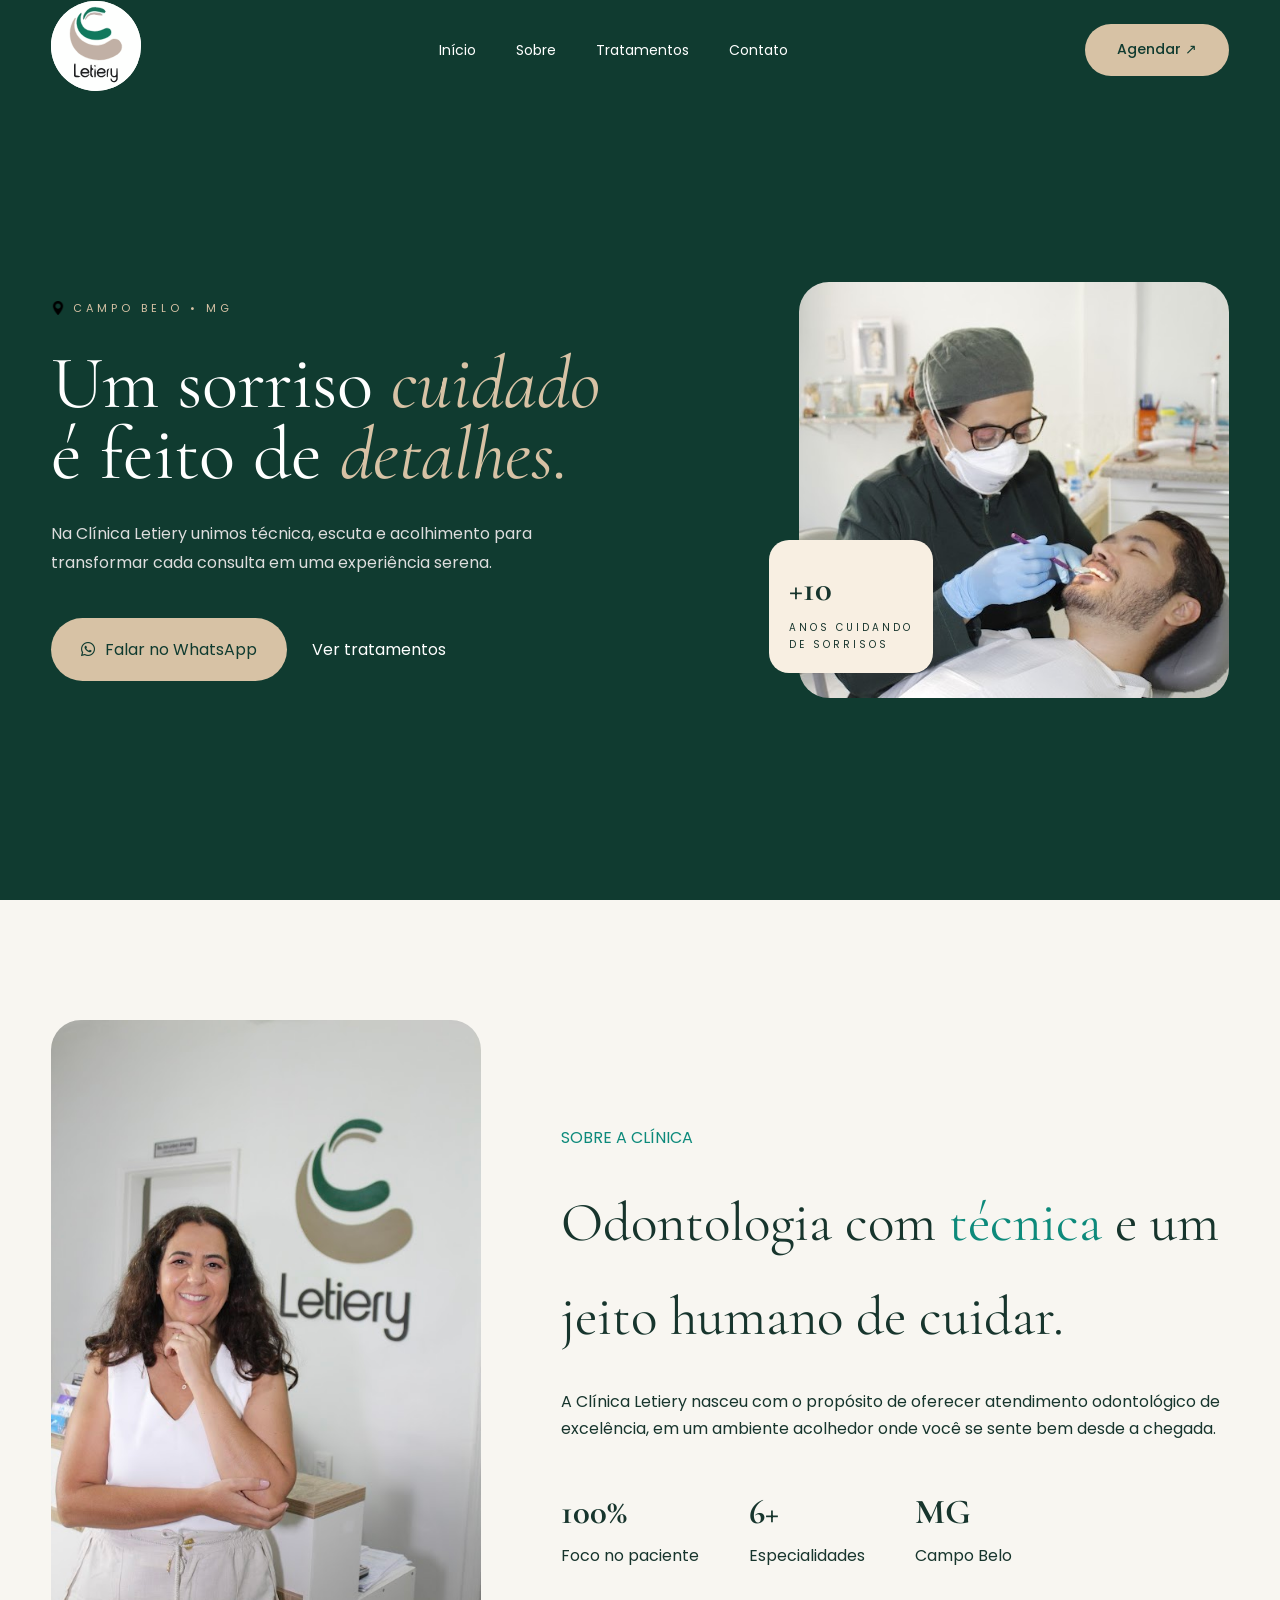
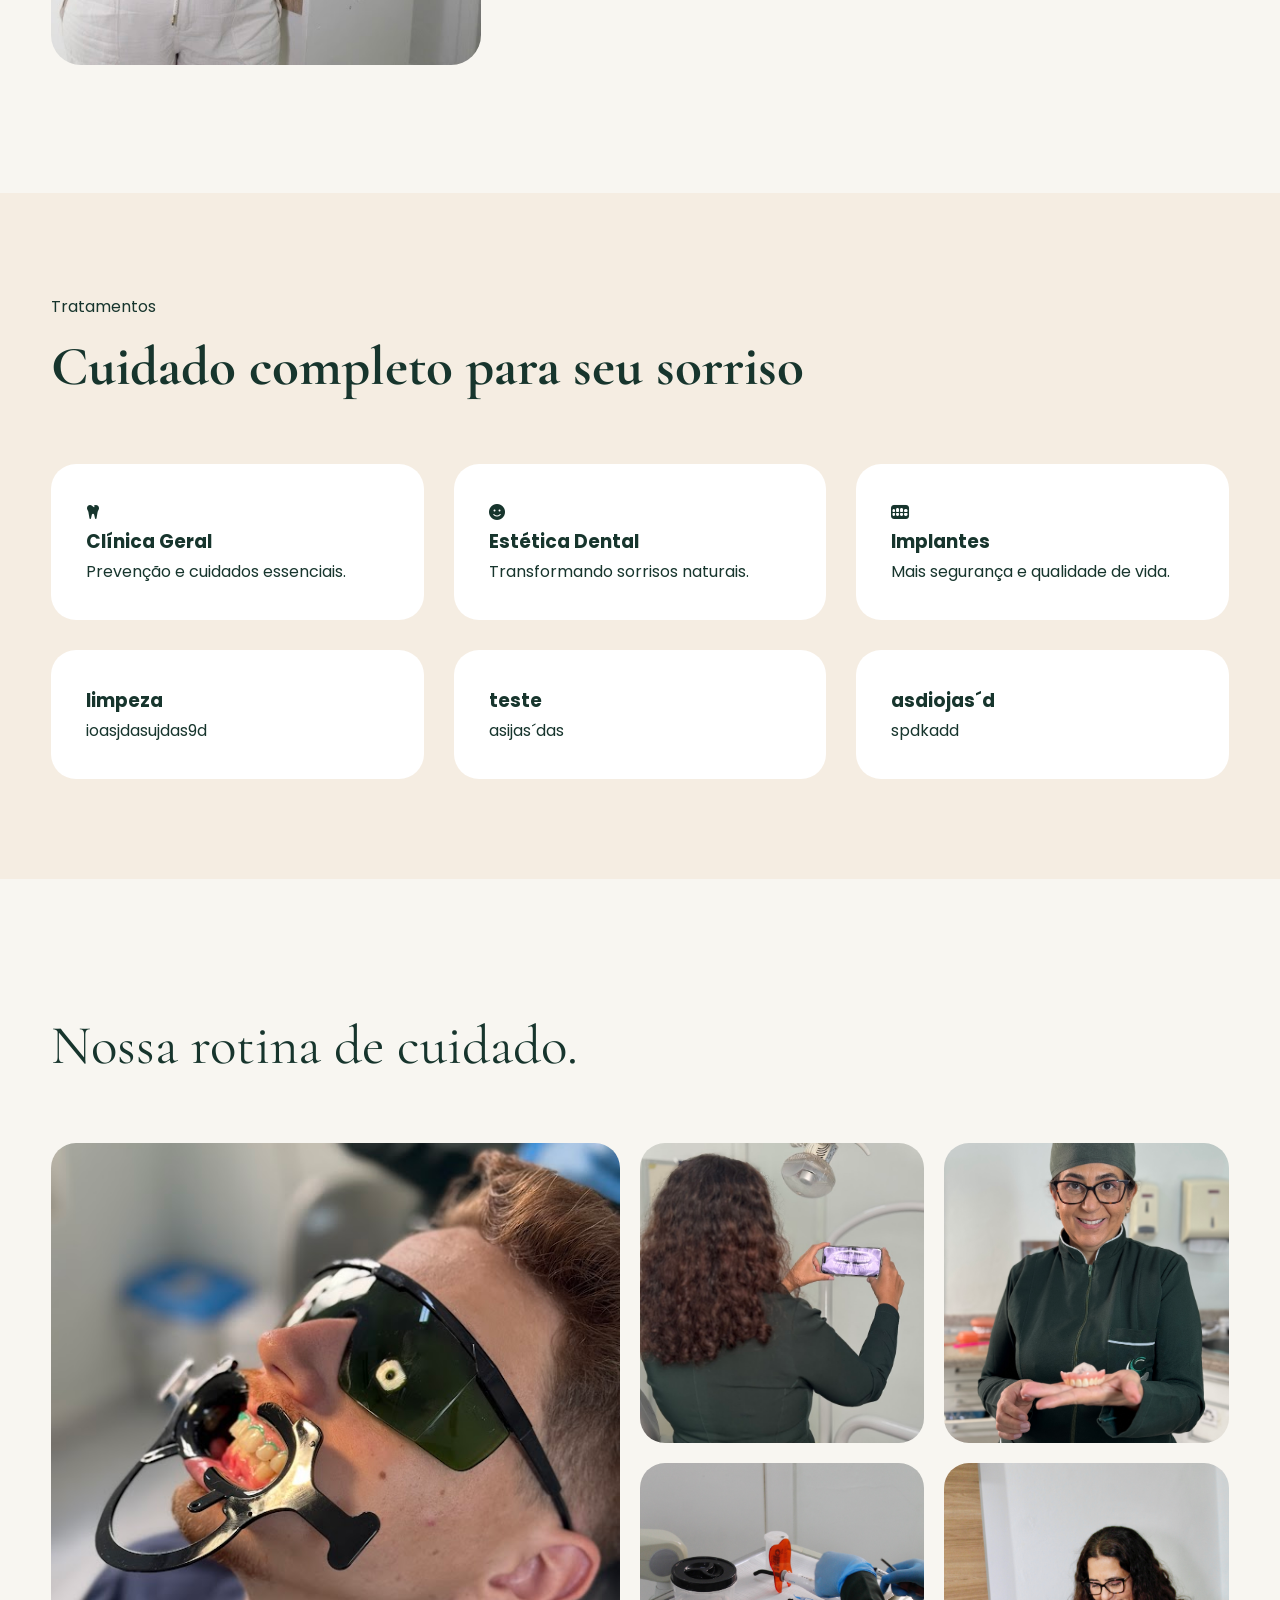
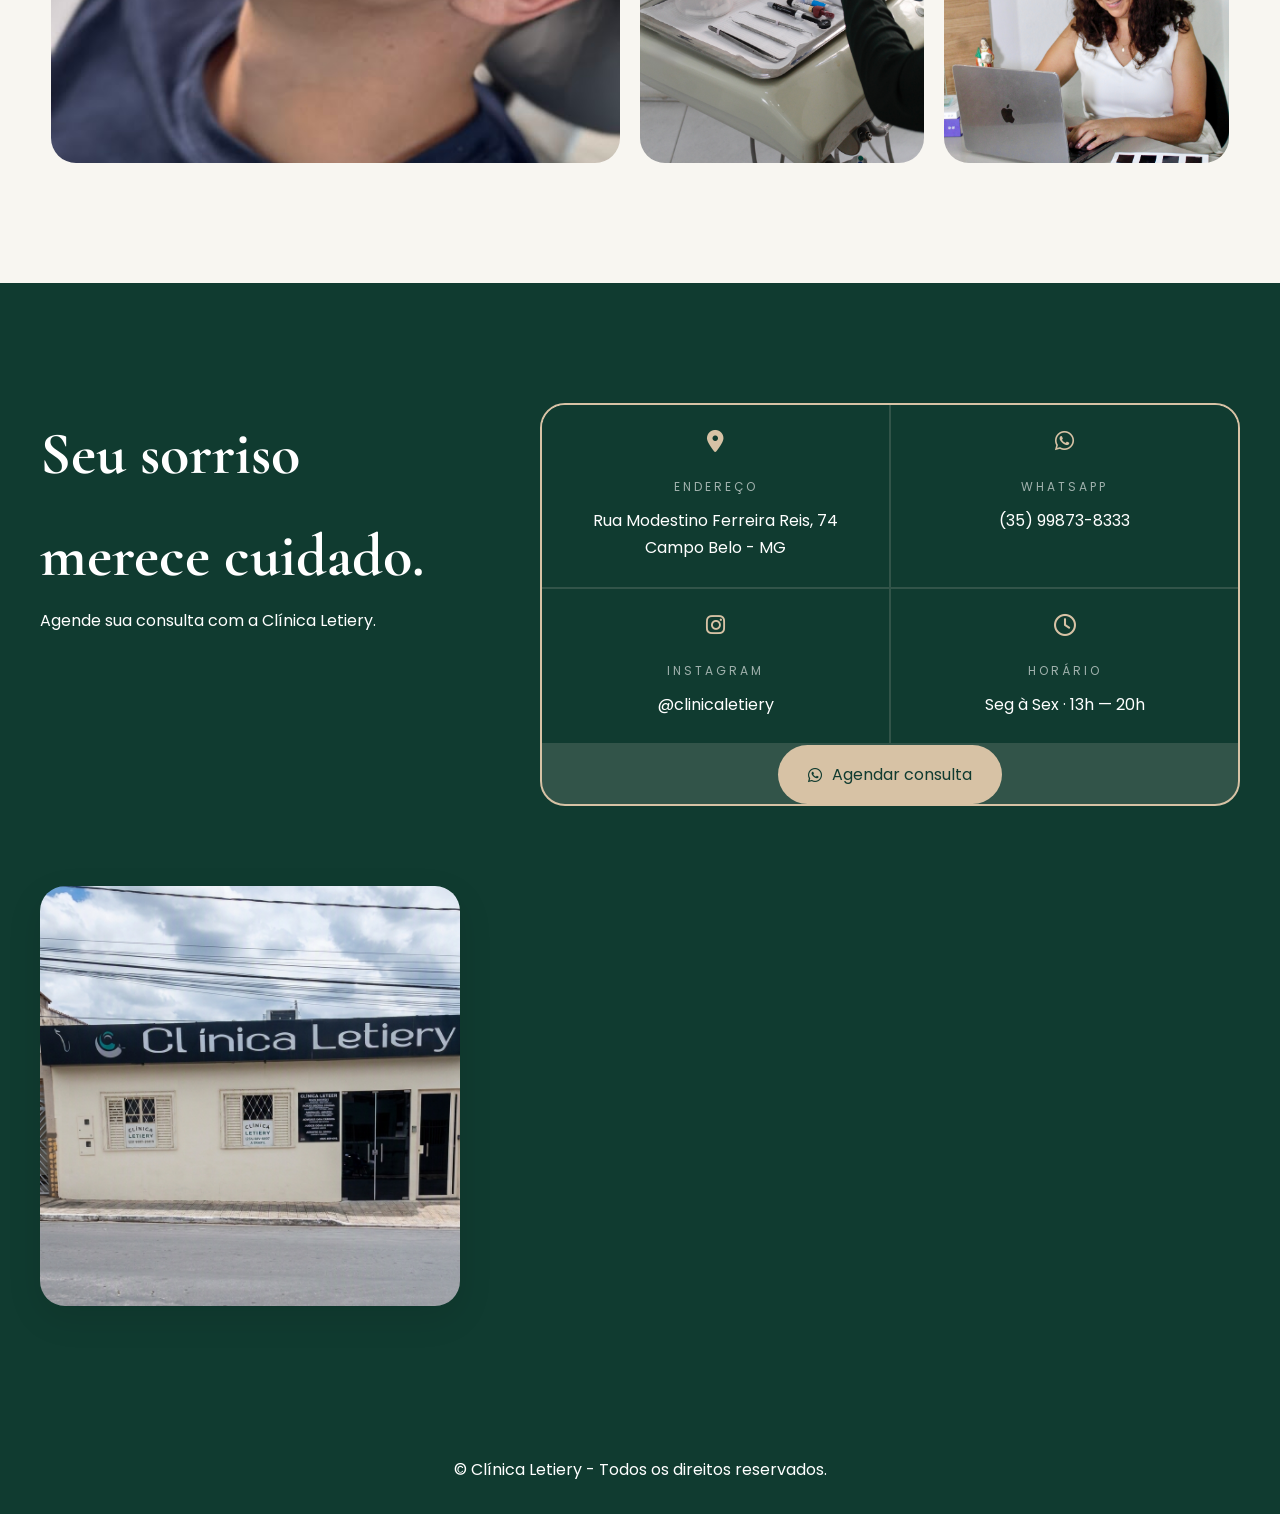
<file: html/index.html>
<!DOCTYPE html>
<html lang="pt-br">

<head>

    <meta charset="UTF-8">
    <meta name="viewport" content="width=device-width, initial-scale=1.0">

    <title>Clínica Letiery | Odontologia</title>


    <!-- Fontes -->
    <link rel="preconnect" href="https://fonts.googleapis.com">
    <link rel="preconnect" href="https://fonts.gstatic.com" crossorigin>

    <link
        href="https://fonts.googleapis.com/css2?family=Cormorant+Garamond:wght@400;500;600&family=Poppins:wght@300;400;500;600&display=swap"
        rel="stylesheet">


    <!-- Ícones -->
    <link rel="stylesheet" href="https://cdnjs.cloudflare.com/ajax/libs/font-awesome/6.6.0/css/all.min.css">


    <link rel="stylesheet" href="../css/style.css">

</head>


<body>


    <header>

        <nav class="nav container">


            <div class="logo">

                <img src="../img/logo.svg">

            </div>


            <ul>

                <li><a href="#">Início</a></li>
                <li><a href="#sobre">Sobre</a></li>
                <li><a href="#servicos">Tratamentos</a></li>
                <li><a href="#contato">Contato</a></li>

            </ul>


            <a class="btn-nav"
                href="https://api.whatsapp.com/send?phone=5535998738333&text=Ol%C3%A1%2C%20gostaria%20de%20marcar%20um%20hor%C3%A1rio.">
                Agendar ↗
            </a>


        </nav>

    </header>





    <section class="hero">


        <div class="hero-content container">


            <div class="texto">


                <span class="local">
                    <img src="../assets/mapas-e-bandeiras.png" alt="localização">
                    CAMPO BELO • MG
                </span>


                <h1>
                    Um sorriso
                    <span>cuidado</span>
                    é feito de
                    <span>detalhes.</span>
                </h1>


                <p>
                    Na Clínica Letiery unimos técnica,
                    escuta e acolhimento para transformar
                    cada consulta em uma experiência serena.
                </p>


                <div class="botoes">

                    <a class="btn-principal"
                        href="https://api.whatsapp.com/send?phone=5535998738333&text=Ol%C3%A1%2C%20gostaria%20de%20marcar%20um%20hor%C3%A1rio.">
                        <i class="fa-brands fa-whatsapp"></i>
                        Falar no WhatsApp
                    </a>


                    <a class="link" href="#servicos">
                        Ver tratamentos
                    </a>


                </div>


            </div>





            <div class="foto">


                <img src="../img/Sorriso.JPG" loading="lazy">


                <div class="balao">


                    <h3>
                        +10
                    </h3>

                    <p>
                        ANOS CUIDANDO<br>
                        DE SORRISOS
                    </p>


                </div>


            </div>



        </div>


    </section>







    <section class="sobre container" id="sobre">


        <div class="sobre-img">

            <img src="../img/irys.JPG">

        </div>



        <div class="sobre-text">


            <span>
                SOBRE A CLÍNICA
            </span>


            <h2>
                Odontologia com
                <span>técnica</span>
                e um jeito humano de cuidar.
            </h2>


            <p>

                A Clínica Letiery nasceu com o propósito
                de oferecer atendimento odontológico de excelência,
                em um ambiente acolhedor onde você se sente bem
                desde a chegada.

            </p>



            <div class="numeros">


                <div>
                    <strong>100%</strong>
                    <p>Foco no paciente</p>
                </div>


                <div>
                    <strong>6+</strong>
                    <p>Especialidades</p>
                </div>


                <div>
                    <strong>MG</strong>
                    <p>Campo Belo</p>
                </div>


            </div>


        </div>


    </section>







    <section class="servicos" id="servicos">


        <div class="container">


            <span>
                Tratamentos
            </span>


            <h2>
                Cuidado completo para seu sorriso
            </h2>



            <div class="cards">


                <div class="card">

                    <i class="fa-solid fa-tooth"></i>

                    <h3>
                        Clínica Geral
                    </h3>

                    <p>
                        Prevenção e cuidados essenciais.
                    </p>

                </div>



                <div class="card">

                    <i class="fa-solid fa-face-smile"></i>

                    <h3>
                        Estética Dental
                    </h3>

                    <p>
                        Transformando sorrisos naturais.
                    </p>

                </div>




                <div class="card">

                    <i class="fa-solid fa-teeth"></i>

                    <h3>
                        Implantes
                    </h3>

                    <p>
                        Mais segurança e qualidade de vida.
                    </p>

                </div>

                <div class="card">
                    <h3>
                        limpeza
                    </h3>

                    <p>
                        ioasjdasujdas9d
                    </p>
                </div>

                <div class="card">
                    <h3>
                        teste
                    </h3>
                    <p>
                        asijas´das
                    </p>
                </div>

                <div class="card">
                    <h3>
                        asdiojas´d
                    </h3>

                    <p>
                        spdkadd
                    </p>
                </div>

            </div>


        </div>

    </section>



    <section class="rotina">



        <div class="container">

            <h2>Nossa rotina de cuidado.</h2>

            <div class="bastidores">

                <div class="estetica">
                    <img class="hian" src="../img/hian.JPG" alt="">
                </div>

                <div class="diagnostico">
                    <img class="diag" src="../img/diagnostico.JPG" alt="">
                </div>

                <div class="equipamentos">
                    <img src="../img/equipamentos.JPG" alt="">
                </div>

                <div class="protese">
                    <img src="../img/protese.JPG" alt="">
                </div>

                <div class="macbook">
                    <img src="../img/foto com macbook.JPG" alt="">
                </div>


            </div>

        </div>
    </section>





    <section class="contato" id="contato">


        <div class="contato-layout">

            <div class="contato-texto">

                <h2>
                    Seu sorriso merece cuidado.
                </h2>


                <p>
                    Agende sua consulta com a Clínica Letiery.
                </p>

            </div>

            <div class="lado-direito">


                <div class="cntt">

                    <div class="info-box">

                        <i class="fa-solid fa-location-dot"></i>

                        <p>Endereço</p>

                        <span>
                            Rua Modestino Ferreira Reis, 74<br>
                            Campo Belo - MG
                        </span>

                    </div>



                    <div class="info-box">

                        <i class="fa-brands fa-whatsapp"></i>

                        <p>WhatsApp</p>

                        <span>
                            (35) 99873-8333
                        </span>

                    </div>



                    <div class="info-box">

                        <i class="fa-brands fa-instagram"></i>

                        <p>Instagram</p>

                        <a href="https://www.instagram.com/letieryclinica/">
                            @clinicaletiery
                        </a>

                    </div>



                    <div class="info-box">

                        <i class="fa-regular fa-clock"></i>

                        <p>Horário</p>

                        <span>
                            Seg à Sex · 13h — 20h

                        </span>

                    </div>
                    <a class="btn-principal"
                        href="https://api.whatsapp.com/send?phone=5535998738333&text=Ol%C3%A1%2C%20gostaria%20de%20marcar%20um%20hor%C3%A1rio.">
                        <i class="fa-brands fa-whatsapp"></i>
                        Agendar consulta
                    </a>
                </div>

            </div>

            <img src="../img/foto  clínica.png" alt="">

            <iframe class="mapa"
                src="https://www.google.com/maps/embed?pb=!1m18!1m12!1m3!1d931.8997276271057!2d-45.27748223040798!3d-20.888210798795402!2m3!1f0!2f0!3f0!3m2!1i1024!2i768!4f13.1!3m3!1m2!1s0x94b53e4f3c1fa033%3A0x5fb25cd0af72d1cc!2sCL%C3%8DNICA%20LETIERY!5e0!3m2!1spt-BR!2sbr!4v1784570771574!5m2!1spt-BR!2sbr"
                width="600" height="450" style="border:0;" allowfullscreen="" loading="lazy"
                referrerpolicy="strict-origin-when-cross-origin"></iframe>
        </div>





    </section>





    <footer>

        <p>
            © Clínica Letiery - Todos os direitos reservados.
        </p>


    </footer>



</body>

</html>
</file>
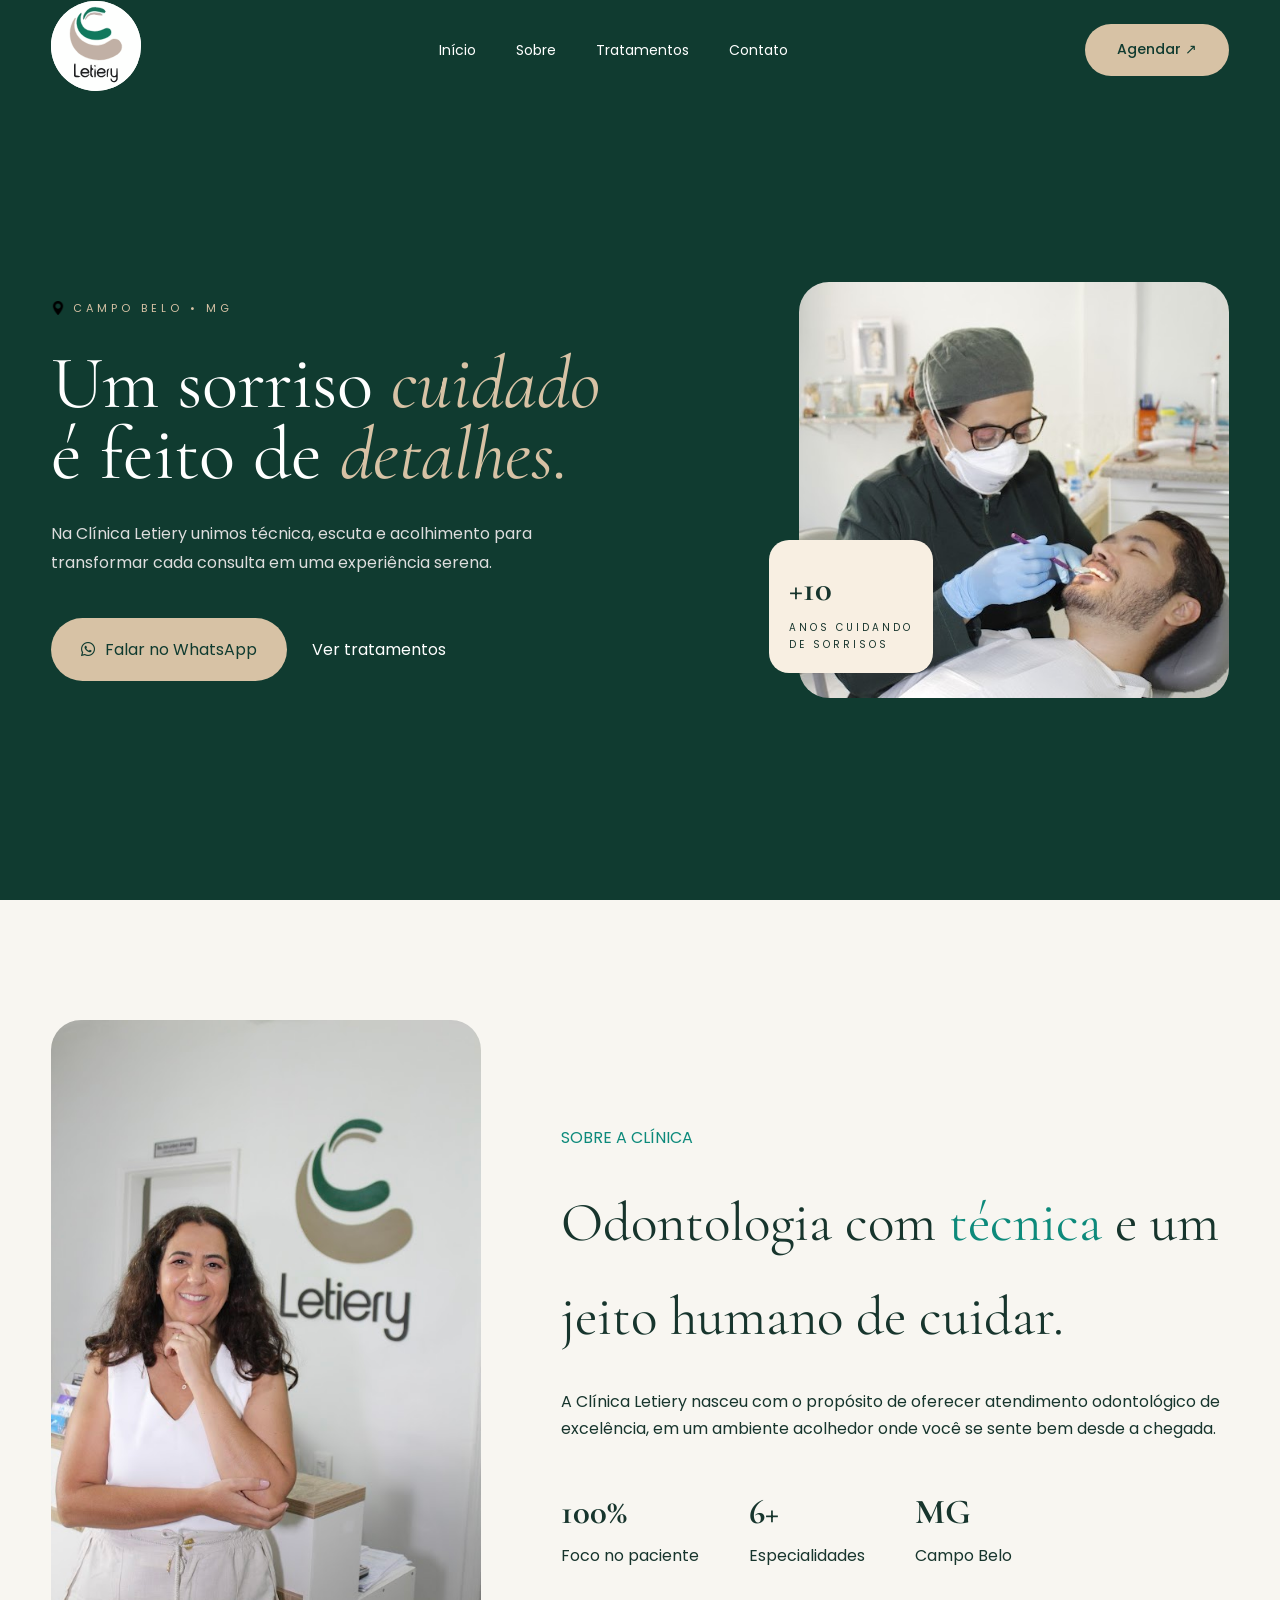
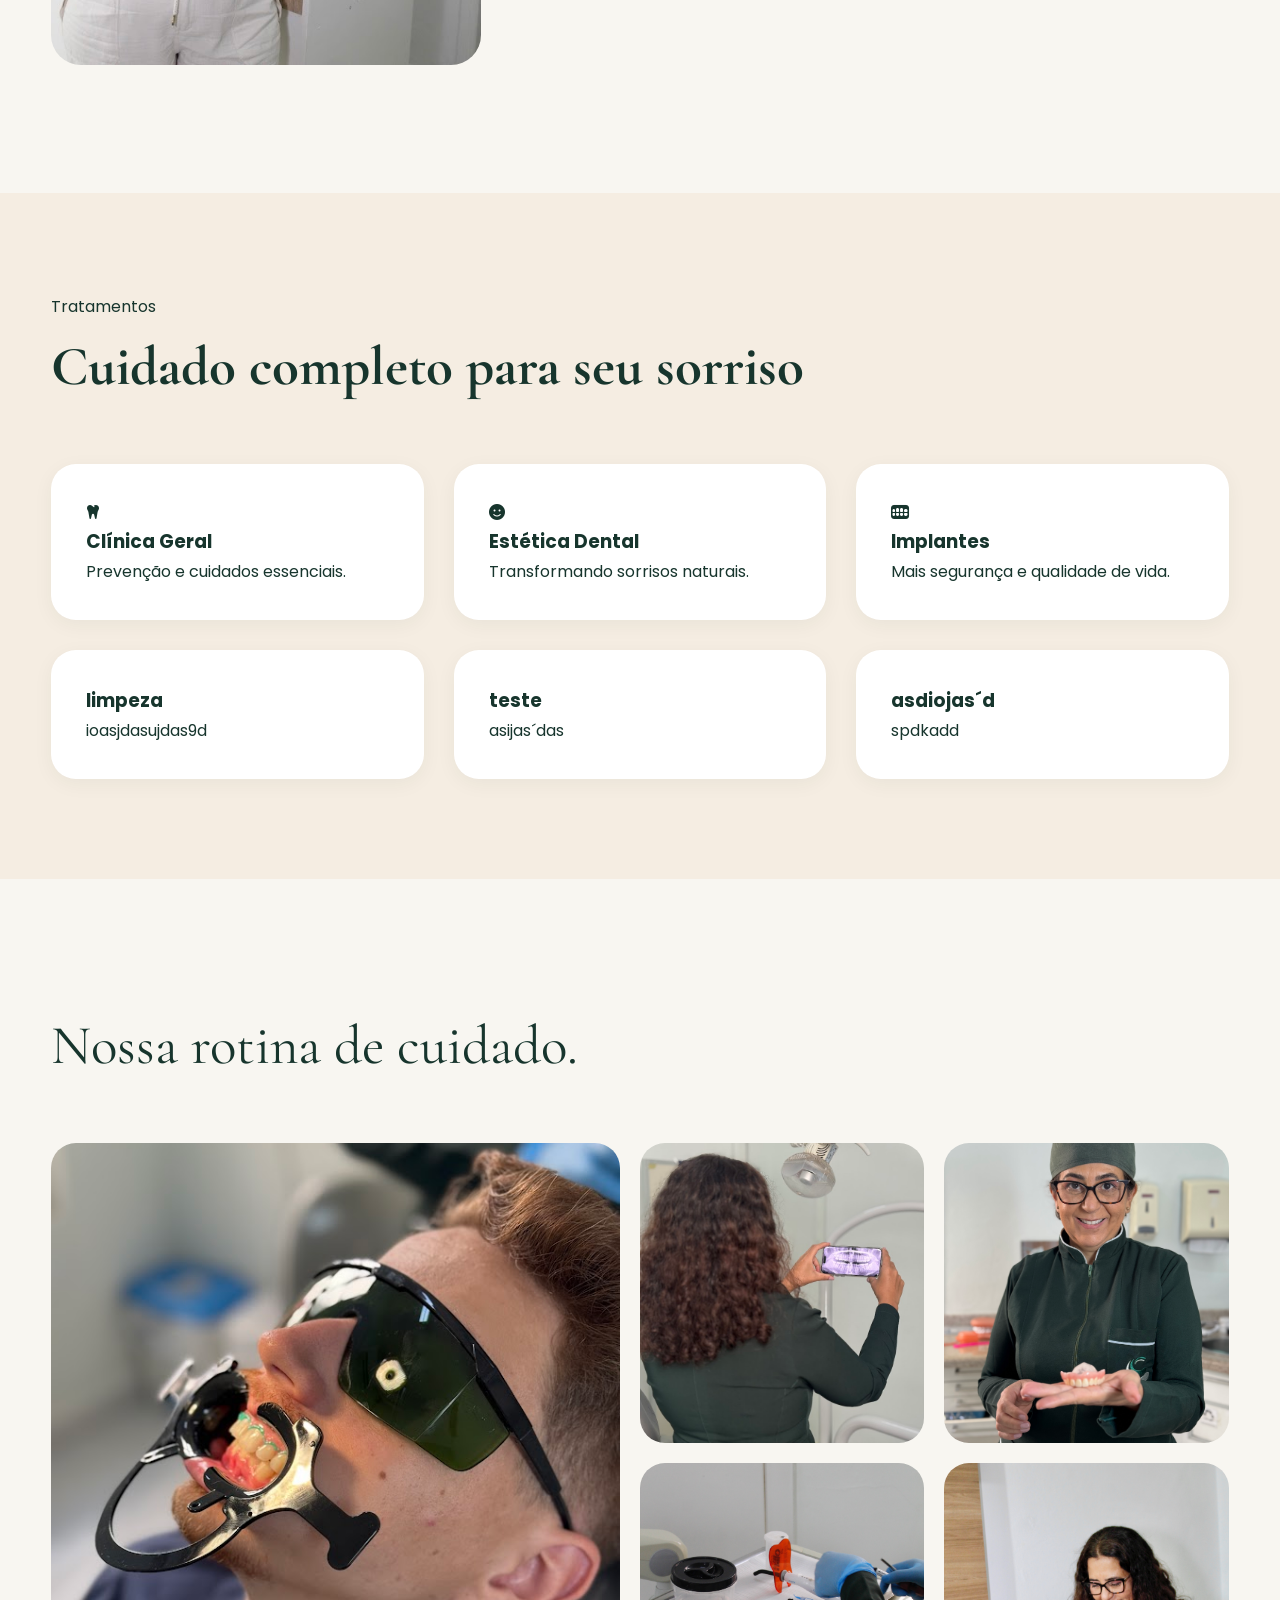
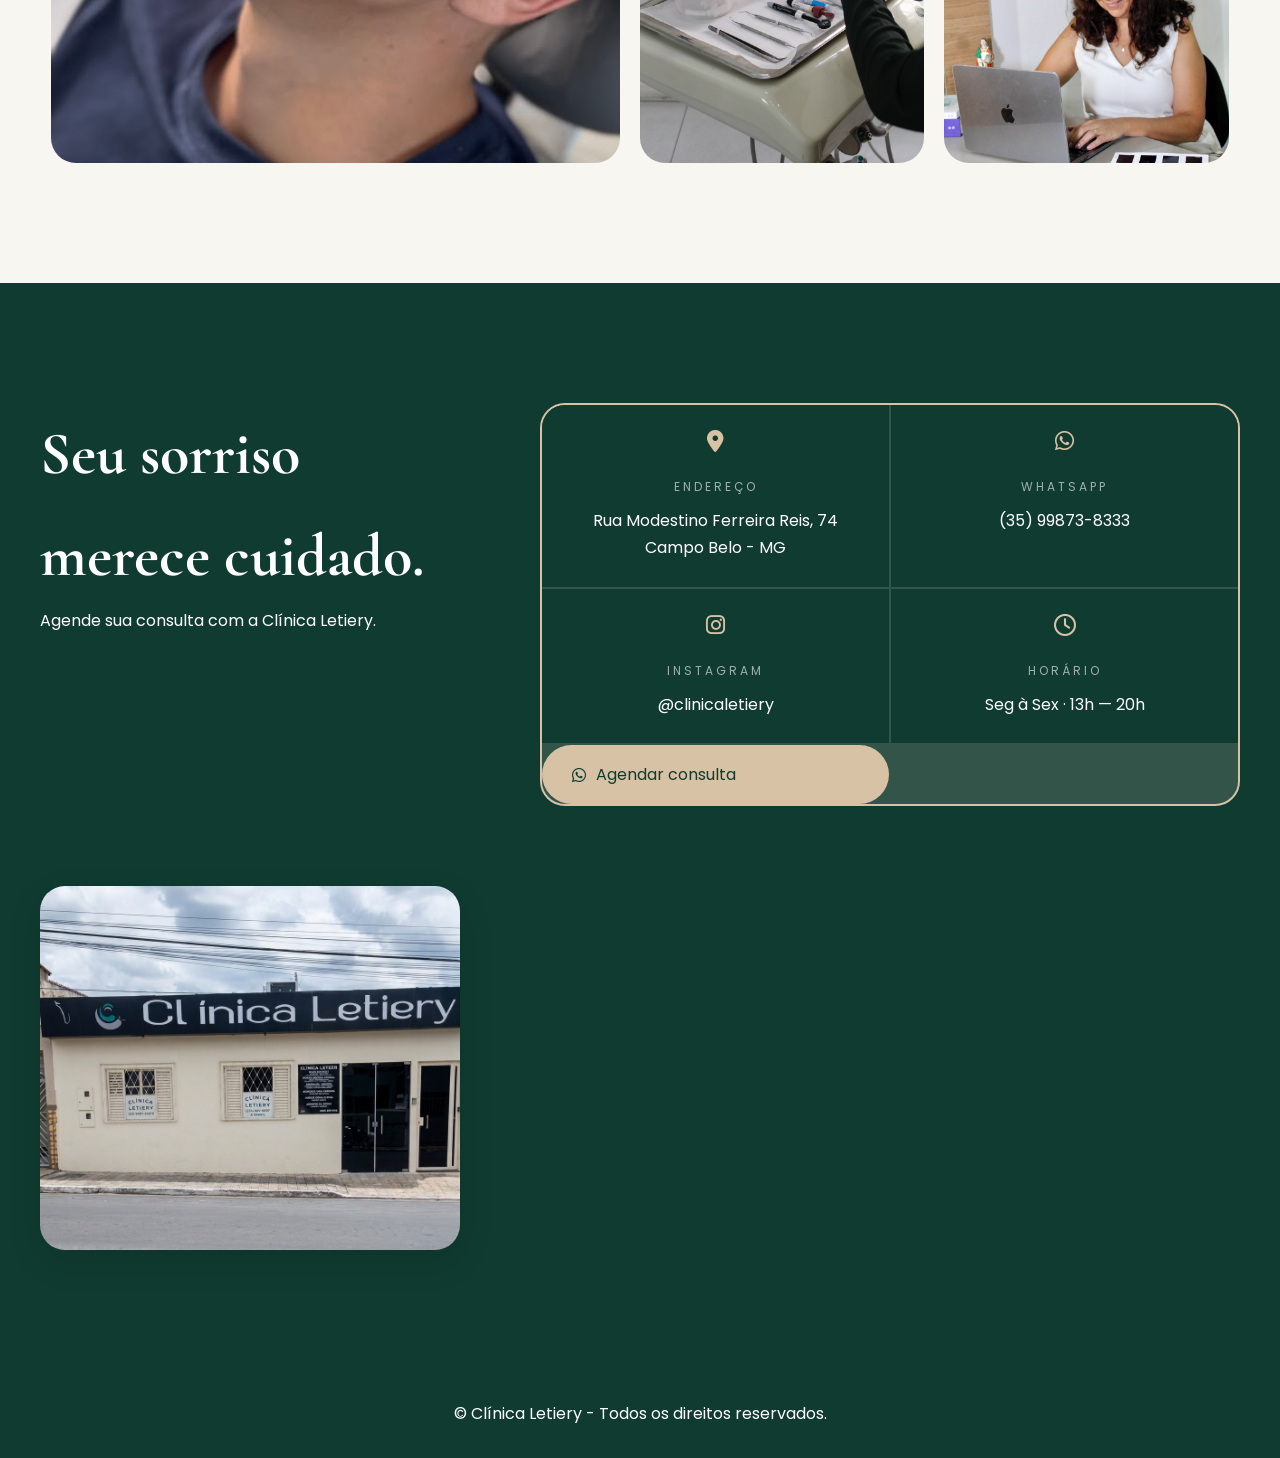
<file: src/index.html>
<!DOCTYPE html>
<html lang="pt-br">

<head>

    <meta charset="UTF-8">
    <meta name="viewport" content="width=device-width, initial-scale=1.0">

    <title>Clínica Letiery | Odontologia</title>


    <!-- Fontes -->
    <link rel="preconnect" href="https://fonts.googleapis.com">
    <link rel="preconnect" href="https://fonts.gstatic.com" crossorigin>

    <link
        href="https://fonts.googleapis.com/css2?family=Cormorant+Garamond:wght@400;500;600&family=Poppins:wght@300;400;500;600&display=swap"
        rel="stylesheet">


    <!-- Ícones -->
    <link rel="stylesheet" href="https://cdnjs.cloudflare.com/ajax/libs/font-awesome/6.6.0/css/all.min.css">


    <link rel="stylesheet" href="style.css">

</head>


<body>


    <header>

        <nav class="nav container">


            <div class="logo">

                <img src="img/logo.svg">

            </div>


            <ul>

                <li><a href="#">Início</a></li>
                <li><a href="#sobre">Sobre</a></li>
                <li><a href="#servicos">Tratamentos</a></li>
                <li><a href="#contato">Contato</a></li>

            </ul>


            <a class="btn-nav"
                href="https://api.whatsapp.com/send?phone=5535998738333&text=Ol%C3%A1%2C%20gostaria%20de%20marcar%20um%20hor%C3%A1rio.">
                Agendar ↗
            </a>


        </nav>

    </header>





    <section class="hero">


        <div class="hero-content container">


            <div class="texto">


                <span class="local">
                    <img src="../assets/mapas-e-bandeiras.png" alt="localização">
                    CAMPO BELO • MG
                </span>


                <h1>
                    Um sorriso
                    <span>cuidado</span>
                    é feito de
                    <span>detalhes.</span>
                </h1>


                <p>
                    Na Clínica Letiery unimos técnica,
                    escuta e acolhimento para transformar
                    cada consulta em uma experiência serena.
                </p>


                <div class="botoes">

                    <a class="btn-principal"
                        href="https://api.whatsapp.com/send?phone=5535998738333&text=Ol%C3%A1%2C%20gostaria%20de%20marcar%20um%20hor%C3%A1rio.">
                        <i class="fa-brands fa-whatsapp"></i>
                        Falar no WhatsApp
                    </a>


                    <a class="link" href="#servicos">
                        Ver tratamentos
                    </a>


                </div>


            </div>





            <div class="foto">


                <img src="img/Sorriso.JPG" loading="lazy">


                <div class="balao">


                    <h3>
                        +10
                    </h3>

                    <p>
                        ANOS CUIDANDO<br>
                        DE SORRISOS
                    </p>


                </div>


            </div>



        </div>


    </section>







    <section class="sobre container" id="sobre">


        <div class="sobre-img">

            <img class="reveal" src="img/irys.JPG">

        </div>



        <div class="sobre-text reveal">


            <span>
                SOBRE A CLÍNICA
            </span>


            <h2>
                Odontologia com
                <span>técnica</span>
                e um jeito humano de cuidar.
            </h2>


            <p>

                A Clínica Letiery nasceu com o propósito
                de oferecer atendimento odontológico de excelência,
                em um ambiente acolhedor onde você se sente bem
                desde a chegada.

            </p>



            <div class="numeros reveal">


                <div>
                    <strong>100%</strong>
                    <p>Foco no paciente</p>
                </div>


                <div>
                    <strong>6+</strong>
                    <p>Especialidades</p>
                </div>


                <div>
                    <strong>MG</strong>
                    <p>Campo Belo</p>
                </div>


            </div>


        </div>


    </section>







    <section class="servicos" id="servicos">


        <div class="container reveal">


            <span>
                Tratamentos
            </span>


            <h2>
                Cuidado completo para seu sorriso
            </h2>



            <div class="cards">


                <div class="card reveal">

                    <i class="fa-solid fa-tooth"></i>

                    <h3>
                        Clínica Geral
                    </h3>

                    <p>
                        Prevenção e cuidados essenciais.
                    </p>

                </div>



                <div class="card reveal">

                    <i class="fa-solid fa-face-smile"></i>

                    <h3>
                        Estética Dental
                    </h3>

                    <p>
                        Transformando sorrisos naturais.
                    </p>

                </div>




                <div class="card reveal">

                    <i class="fa-solid fa-teeth"></i>

                    <h3>
                        Implantes
                    </h3>

                    <p>
                        Mais segurança e qualidade de vida.
                    </p>

                </div>

                <div class="card reveal">
                    <h3>
                        limpeza
                    </h3>

                    <p>
                        ioasjdasujdas9d
                    </p>
                </div>

                <div class="card reveal">
                    <h3>
                        teste
                    </h3>
                    <p>
                        asijas´das
                    </p>
                </div>

                <div class="card reveal">
                    <h3>
                        asdiojas´d
                    </h3>

                    <p>
                        spdkadd
                    </p>
                </div>

            </div>


        </div>

    </section>



    <section class="rotina">



        <div class="container">

            <h2>Nossa rotina de cuidado.</h2>

            <div class="bastidores">

                <div class="estetica">
                    <img class="hian" src="img/hian.JPG" alt="">
                </div>

                <div class="diagnostico">
                    <img class="diag" src="img/diagnostico.JPG" alt="">
                </div>

                <div class="equipamentos">
                    <img src="img/equipamentos.JPG" alt="">
                </div>

                <div class="protese">
                    <img src="img/protese.JPG" alt="">
                </div>

                <div class="macbook">
                    <img src="img/foto com macbook.JPG" alt="">
                </div>


            </div>

        </div>
    </section>





    <section class="contato" id="contato">


        <div class="contato-layout">

            <div class="contato-texto">

                <h2>
                    Seu sorriso merece cuidado.
                </h2>


                <p>
                    Agende sua consulta com a Clínica Letiery.
                </p>

            </div>

            <div class="lado-direito">


                <div class="cntt">

                    <div class="info-box">

                        <i class="fa-solid fa-location-dot"></i>

                        <p>Endereço</p>

                        <span>
                            Rua Modestino Ferreira Reis, 74<br>
                            Campo Belo - MG
                        </span>

                    </div>



                    <div class="info-box">

                        <i class="fa-brands fa-whatsapp"></i>

                        <p>WhatsApp</p>

                        <span>
                            (35) 99873-8333
                        </span>

                    </div>



                    <div class="info-box">

                        <i class="fa-brands fa-instagram"></i>

                        <p>Instagram</p>

                        <a href="https://www.instagram.com/letieryclinica/">
                            @clinicaletiery
                        </a>

                    </div>



                    <div class="info-box">

                        <i class="fa-regular fa-clock"></i>

                        <p>Horário</p>

                        <span>
                            Seg à Sex · 13h — 20h

                        </span>

                    </div>
                    <a class="btn-principal"
                        href="https://api.whatsapp.com/send?phone=5535998738333&text=Ol%C3%A1%2C%20gostaria%20de%20marcar%20um%20hor%C3%A1rio.">
                        <i class="fa-brands fa-whatsapp"></i>
                        Agendar consulta
                    </a>
                </div>

            </div>

            <img src="./img/foto  clínica.png" alt="">

            <iframe class="mapa"
                src="https://www.google.com/maps/embed?pb=!1m18!1m12!1m3!1d931.8997276271057!2d-45.27748223040798!3d-20.888210798795402!2m3!1f0!2f0!3f0!3m2!1i1024!2i768!4f13.1!3m3!1m2!1s0x94b53e4f3c1fa033%3A0x5fb25cd0af72d1cc!2sCL%C3%8DNICA%20LETIERY!5e0!3m2!1spt-BR!2sbr!4v1784570771574!5m2!1spt-BR!2sbr"
                width="500" height="450" style="border:0;" allowfullscreen="" loading="lazy"
                referrerpolicy="strict-origin-when-cross-origin"></iframe>
        </div>





    </section>





    <footer>

        <p>
            © Clínica Letiery - Todos os direitos reservados.
        </p>


    </footer>

<script src="script.js"></script>

   


</body>

</html>
</file>
<file: css/style.css>
:root {

    --verde: #103b30;
    --verde2: #0d8a7b;

    --bege: #efe5d6;
    --bege2: #d7c2a5;

    --texto: #17352d;

    --branco: #fff;

    --sombra: 0 12px 35px rgba(0, 0, 0, .10);

    --transicao: .35s ease;

    --raio: 30px;

    --container: min(1200px, 90%);
}

*,
*::before,
*::after {

    margin: 0;
    padding: 0;

    box-sizing: border-box;

}




html {

    scroll-behavior: smooth;

}


body {

    font-family: Poppins, sans-serif;
    color: var(--texto);
    background-color:#F8F6F1;
    overflow-x: hidden;
    line-height: 1.7;
}



.container {
    width: min(1320px, 92%);
    margin: auto;
}




/* HEADER */


header {

    position: absolute;
    top: 0;
    left: 0;
    width: 100%;
    z-index: 100;

}


.nav {

    height: 100px;

    display: flex;
    align-items: center;
    justify-content: space-between;
    gap: 40px;

}



.logo img {

    width: 90px;
    border-radius: 50%;
    transition: var(--transicao);
    cursor: pointer;

}

.logo img:hover {

    transform: scale(1.05);

}



.nav ul {

    display: flex;
    gap: 40px;
    list-style: none;
    align-items: center;

}



.nav a {

    text-decoration: none;
    color: white;

    font-size: 14px;

}



.btn-nav {

    position: relative;
    overflow: hidden;

    background: #d7c2a5;

    padding: 14px 32px;

    border-radius: 40px;

    color: #103b30 !important;

    font-weight: 500;

    display: inline-flex;
    align-items: center;

    transition: .4s ease;

    z-index: 1;

}

.btn-nav::before {

    content: "";

    position: absolute;

    left: 0;
    top: 0;

    width: 0;
    height: 100%;

    background: #103b30;

    transition: .4s ease;

    z-index: -1;

}

.btn-nav:hover::before {

    width: 100%;

}


.btn-nav:hover {

    color: white !important;

    transform: translateY(-3px);

    box-shadow: 0 12px 30px rgba(0, 0, 0, .20);

}

.nav ul li a {
    position: relative;
    transition: .3s ease;
}


.nav ul li a::after {

    content: "";

    position: absolute;

    width: 0;
    height: 2px;

    background: #d7c2a5;

    left: 0;
    bottom: -8px;

    transition: .3s ease;

}


.nav ul li a:hover {

    color: #d7c2a5;

}


.nav ul li a:hover::after {

    width: 100%;

}

.local {

    display: flex;
    align-items: center;
    gap: 8px;

    font-size: 11px;
    letter-spacing: 4px;

    color: #d7c2a5;


}


.local img {

    width: 14px;
    height: 14px;

}




/* HERO */


.hero {

    background: var(--verde);
    min-height: 100vh;

    display: flex;
    align-items: center;

    color: white;

}



.hero-content {

    display: flex;
    align-items: center;
    justify-content: space-between;

    gap: 80px;

    padding-top: 80px;

}



.texto {

    width: 50%;

}



.local {

    font-size: 11px;
    letter-spacing: 4px;

    color: #d7c2a5;

}



h1 {

    font-family: "Cormorant Garamond", serif;

    font-size: 75px;

    font-weight: 400;

    line-height: .95;

    margin: 30px 0;

}



h1 span {

    font-style: italic;
    color: #d7c2a5;

}



.texto p {

    line-height: 1.8;

    max-width: 500px;

    color: #ddd;

}



.botoes {

    display: flex;
    gap: 25px;

    margin-top: 40px;

}



.btn-principal {

    position: relative;
    overflow: hidden;

    background: #d7c2a5;
    color: #103b30;

    padding: 16px 30px;

    border-radius: 40px;

    text-decoration: none;

    display: inline-flex;
    align-items: center;
    gap: 10px;

    transition: .4s ease;

}

.btn-principal::before {

    content: "";

    position: absolute;

    top: 0;
    left: -100%;

    width: 80%;
    height: 100%;

    background: linear-gradient(120deg,
            transparent,
            rgba(255, 255, 255, .6),
            transparent);

    transition: .6s;

}



.btn-principal:hover::before {

    left: 120%;

}



.btn-principal:hover {

    transform: translateY(-5px);

    box-shadow:
        0 15px 30px rgba(0, 0, 0, .2);

}






.link {

    position: relative;

    color: white;

    text-decoration: none;

    padding: 18px 0;

    transition: .3s;

}



.link::after {

    content: "";

    position: absolute;

    bottom: 10px;
    left: 0;

    width: 0;
    height: 2px;

    background: #d7c2a5;

    transition: .4s ease;

}



.link:hover {

    color: #d7c2a5;

}



.link:hover::after {

    width: 100%;

}




/* FOTO */


.foto {

    position: relative;

    width: 430px;

}


.foto img {

    width: 100%;

    border-radius: 30px;

    display: block;

}




.balao {

    position: absolute;

    bottom: 25px;

    left: -30px;

    background: #f8efe2;

    color: #17352d;

    padding: 20px;

    border-radius: 20px;

}



.balao h3 {

    font-family: "Cormorant Garamond";

    font-size: 35px;

}



.balao p {

    font-size: 10px;

    letter-spacing: 3px;

}





/* SOBRE */


.sobre {

    padding: 120px 0;

    display: flex;

    align-items: center;

    gap: 80px;
    background-color: #F8F6F1;

}



.sobre-img img {

    width: 430px;

    border-radius: 30px;
    

}



.sobre-text h2 {

    font-family: "Cormorant Garamond";

    font-size: 55px;

    font-weight: 400;

    margin: 25px 0;

}



.sobre-text span {

    color: #0d8a7b;

}



.numeros {

    display: flex;

    gap: 50px;

    margin-top: 40px;

}



.numeros strong {

    font-family: "Cormorant Garamond";

    font-size: 35px;

}





/* SERVIÇOS */


.servicos {

    background: #f5ede2;

    padding: 100px 0;

}



.servicos h2 {

    font-family: "Cormorant Garamond";

    font-size: 55px;

}



.cards {
    display: grid;
    grid-template-columns: repeat(3, 1fr);
    gap: 30px;
    margin-top: 50px;
}



.card {

    background: white;

    padding: 35px;

    border-radius: 25px;

    flex: 1;

    transition: .3s;

}



.card:hover {

    transform: translateY(-10px);

}





/* CONTATO */


.contato {

    padding: 100px 0;

    text-align: center;
    background-color: #103b30;
    padding: 120px 0;



}

.contato p {
    color: white
}

.contato img {
    border-radius: 30px;
    height: 500px;
    width: 700px;

}




.contato h2 {

    font-family: "Cormorant Garamond";
    color: white;
    font-size: 60px;

}

.mapa {
    border-radius: 30px;
    width: 700px;
    height: 360px;
    position: relative;
}

.cntt {
    display: grid;

    grid-template-columns: repeat(2, 1fr);

    gap: 2px;

    overflow: hidden;

    border-radius: 25px;

    background: rgba(239, 229, 214, .15);

    max-width: 700px;
    border: 2px solid #d7c2a5;

}


.btn-principal {

    grid-column: 1 / -1;

    justify-self: center;



}

.text {
    display: flex;
    align-items: center;
    gap: 8px;
    padding: 10px;
    font-size: 11px;
    letter-spacing: 4px;

    color: #d7c2a5;
}



.cntt p {
    color: rgb(255, 255, 255)
}

.info-box {
    background: #103b30;

    padding: 25px;

    min-height: 140px;

    border-radius: 0;



}



.info-box i {

    color: #d7c2a5;

    font-size: 22px;

}



.info-box p {

    margin-top: 20px;

    font-size: 12px;

    letter-spacing: 3px;

    text-transform: uppercase;

    color: rgba(255, 255, 255, .6);

}



.info-box span,
.info-box a {

    display: block;

    margin-top: 10px;

    color: white;

    text-decoration: none;

    line-height: 1.7;

}



.info-box a:hover {

    color: #d7c2a5;

}


.contato-layout {

    display: grid;

    grid-template-columns: 1fr 1fr;

    gap: 80px;

    align-items: center;

    max-width: 1200px;

    margin: auto;
    grid-template-columns: 420px 1fr;
    
    align-items: start; 
}




.contato img {

    width: 100%;

    height: 420px;

    object-fit: cover;

    border-radius: 25px;

    box-shadow: var(--sombra);

}



.contato-texto {

    text-align: left;

}

footer {

    background: #103b30;

    color: white;

    text-align: center;

    padding: 30px;

}


.rotina {

    padding: 120px 0;
    background-color: #F8F6F1;


}

.rotina h2 {

    font-family: "Cormorant Garamond";

    font-size: 55px;

    font-weight: 400;

    margin-bottom: 50px;

    text-align: left;
}

.bastidores {
    display: grid;

    grid-template-columns: 2fr 1fr 1fr;
    grid-template-rows: 300px 300px;

    gap: 20px;
}

.bastidores div {
    overflow: hidden;
    border-radius: 25px;
}

.bastidores img {
    width: 100%;
    height: 100%;
    object-fit: cover;
    display: block;
    transition: .5s;
}

.bastidores div:hover img {

    transform: scale(1.05);

}

.estetica {
    grid-column: 1;
    grid-row: 1 / span 2;
    /* ocupa duas linhas */
}

.diagnostico {
    grid-column: 2;
    grid-row: 1;
}

.protese {
    grid-column: 3;
    grid-row: 1;
}

.equipamentos {
    grid-column: 2;
    grid-row: 2;
}

.clinica {
    grid-column: 1 / 4;
    /* ocupa da coluna 2 até a 3 */
    grid-row: 3;

    height: 650px;
}

.macbook {
    grid-column: 3;
    grid-row: 2;
}

























@media(max-width:900px) {


    .nav ul {

        display: none;

    }


    .hero-content,
    .sobre {

        flex-direction: column;
       

    }



    .texto {

        width: 100%;

    }



    h1 {

        font-size: 55px;

    }


    .foto {

        width: 100%;

    }


    .cards {

        flex-direction: column;

    }



}
</file>
<file: src/style.css>
:root {

    --verde: #103b30;
    --verde2: #0d8a7b;

    --bege: #efe5d6;
    --bege2: #d7c2a5;

    --texto: #17352d;

    --branco: #fff;

    --sombra: 0 12px 35px rgba(0, 0, 0, .10);

    --transicao: .35s ease;

    --raio: 30px;

    --container: min(1200px, 90%);
}

*,
*::before,
*::after {

    margin: 0;
    padding: 0;

    box-sizing: border-box;

}




html {

    scroll-behavior: smooth;

}


body {

    font-family: Poppins, sans-serif;
    color: var(--texto);
    background-color:#F8F6F1;
    overflow-x: hidden;
    line-height: 1.7;
}



.container {
    width: min(1320px, 92%);
    margin: auto;
}




/* HEADER */


header {

    position: absolute;
    top: 0;
    left: 0;
    width: 100%;
    z-index: 100;

}


.nav {

    height: 100px;

    display: flex;
    align-items: center;
    justify-content: space-between;
    gap: 40px;

}



.logo img {

    width: 90px;
    border-radius: 50%;
    transition: var(--transicao);
    cursor: pointer;

}

.logo img:hover {

    transform: scale(1.05);

}



.nav ul {

    display: flex;
    gap: 40px;
    list-style: none;
    align-items: center;

}



.nav a {

    text-decoration: none;
    color: white;

    font-size: 14px;

}



.btn-nav {

    position: relative;
    overflow: hidden;

    background: #d7c2a5;

    padding: 14px 32px;

    border-radius: 40px;

    color: #103b30 !important;

    font-weight: 500;

    display: inline-flex;
    align-items: center;

    transition: .4s ease;

    z-index: 1;

}

.btn-nav::before {

    content: "";

    position: absolute;

    left: 0;
    top: 0;

    width: 0;
    height: 100%;

    background: #103b30;

    transition: .4s ease;

    z-index: -1;

}

.btn-nav:hover::before {

    width: 100%;

}


.btn-nav:hover {

    color: white !important;

    transform: translateY(-3px);

    box-shadow: 0 12px 30px rgba(0, 0, 0, .20);

}

.nav ul li a {
    position: relative;
    transition: .3s ease;
}


.nav ul li a::after {

    content: "";

    position: absolute;

    width: 0;
    height: 2px;

    background: #d7c2a5;

    left: 0;
    bottom: -8px;

    transition: .3s ease;

}


.nav ul li a:hover {

    color: #d7c2a5;

}


.nav ul li a:hover::after {

    width: 100%;

}

.local {

    display: flex;
    align-items: center;
    gap: 8px;

    font-size: 11px;
    letter-spacing: 4px;

    color: #d7c2a5;


}


.local img {

    width: 14px;
    height: 14px;

}




/* HERO */


.hero {

    background: var(--verde);
    min-height: 100vh;

    display: flex;
    align-items: center;

    color: white;

}



.hero-content {

    display: flex;
    align-items: center;
    justify-content: space-between;

    gap: 80px;

    padding-top: 80px;

}



.texto {

    width: 50%;

}



.local {

    font-size: 11px;
    letter-spacing: 4px;

    color: #d7c2a5;

}



h1 {

    font-family: "Cormorant Garamond", serif;

    font-size: 75px;

    font-weight: 400;

    line-height: .95;

    margin: 30px 0;

}



h1 span {

    font-style: italic;
    color: #d7c2a5;

}



.texto p {

    line-height: 1.8;

    max-width: 500px;

    color: #ddd;

}



.botoes {

    display: flex;
    gap: 25px;

    margin-top: 40px;

}



.btn-principal {

    position: relative;
    overflow: hidden;

    background: #d7c2a5;
    color: #103b30;

    padding: 16px 30px;

    border-radius: 40px;

    text-decoration: none;

    display: inline-flex;
    align-items: center;
    gap: 10px;

    transition: .4s ease;

}

.btn-principal::before {

    content: "";

    position: absolute;

    top: 0;
    left: -100%;

    width: 80%;
    height: 100%;

    background: linear-gradient(120deg,
            transparent,
            rgba(255, 255, 255, .6),
            transparent);

    transition: .6s;

}



.btn-principal:hover::before {

    left: 120%;

}



.btn-principal:hover {

    transform: translateY(-5px);

    box-shadow:
        0 15px 30px rgba(0, 0, 0, .2);

}






.link {

    position: relative;

    color: white;

    text-decoration: none;

    padding: 18px 0;

    transition: .3s;

}



.link::after {

    content: "";

    position: absolute;

    bottom: 10px;
    left: 0;

    width: 0;
    height: 2px;

    background: #d7c2a5;

    transition: .4s ease;

}



.link:hover {

    color: #d7c2a5;

}



.link:hover::after {

    width: 100%;

}




/* FOTO */


.foto {

    position: relative;

    width: 430px;

}


.foto img {

    width: 100%;

    border-radius: 30px;

    display: block;

}




.balao {

    position: absolute;

    bottom: 25px;

    left: -30px;

    background: #f8efe2;

    color: #17352d;

    padding: 20px;

    border-radius: 20px;

}



.balao h3 {

    font-family: "Cormorant Garamond";

    font-size: 35px;

}



.balao p {

    font-size: 10px;

    letter-spacing: 3px;

}





/* SOBRE */


.sobre {

    padding: 120px 0;

    display: flex;

    align-items: center;

    gap: 80px;
    background-color: #F8F6F1;

}



.sobre-img img {

    width: 430px;

    border-radius: 30px;
    

}



.sobre-text h2 {

    font-family: "Cormorant Garamond";

    font-size: 55px;

    font-weight: 400;

    margin: 25px 0;

}



.sobre-text span {

    color: #0d8a7b;

}



.numeros {

    display: flex;

    gap: 50px;

    margin-top: 40px;

}



.numeros strong {

    font-family: "Cormorant Garamond";

    font-size: 35px;

}





/* SERVIÇOS */


.servicos {

    background: #f5ede2;

    padding: 100px 0;

}



.servicos h2 {

    font-family: "Cormorant Garamond";

    font-size: 55px;

}



.cards {
    display: grid;
    grid-template-columns: repeat(3, 1fr);
    gap: 30px;
    margin-top: 50px;
}



.card {
    background: white;
    padding: 35px;
    border-radius: 25px;

    transition:
        transform .4s ease,
        box-shadow .4s ease;

    box-shadow: 0 5px 20px rgba(16, 59, 48, .05);
}



.card:hover {
    transform: translateY(-12px);

    box-shadow:
        0 20px 40px rgba(16, 59, 48, .12);
}







/* CONTATO */


.contato {

    padding: 100px 0;

    text-align: center;
    background-color: #103b30;
    padding: 120px 0;



}

.contato p {
    color: white
}

.contato img {
    border-radius: 30px;
    height: 500px;
    width: 700px;

}




.contato h2 {

    font-family: "Cormorant Garamond";
    color: white;
    font-size: 60px;

}

.mapa {
    border-radius: 30px;
    width: 700px;
    height: 360px;
    position: relative;
}

.cntt {
    display: grid;

    grid-template-columns: repeat(2, 1fr);

    gap: 2px;

    overflow: hidden;

    border-radius: 25px;

    background: rgba(239, 229, 214, .15);

    max-width: 700px;
    border: 2px solid #d7c2a5;

}




.text {
    display: flex;
    align-items: center;
    gap: 8px;
    padding: 10px;
    font-size: 11px;
    letter-spacing: 4px;

    color: #d7c2a5;
}



.cntt p {
    color: rgb(255, 255, 255)
}

.info-box {
    background: #103b30;

    padding: 25px;

    min-height: 140px;

    border-radius: 0;



}



.info-box i {

    color: #d7c2a5;

    font-size: 22px;

}



.info-box p {

    margin-top: 20px;

    font-size: 12px;

    letter-spacing: 3px;

    text-transform: uppercase;

    color: rgba(255, 255, 255, .6);

}



.info-box span,
.info-box a {

    display: block;

    margin-top: 10px;

    color: white;

    text-decoration: none;

    line-height: 1.7;

}



.info-box a:hover {

    color: #d7c2a5;

}


.contato-layout {

    display: grid;

    grid-template-columns: 1fr 1fr;

    gap: 80px;

    align-items: center;

    max-width: 1200px;

    margin: auto;
    grid-template-columns: 420px 1fr;
    
    align-items: start; 
}




.contato img {

    width: 100%;

    height: 364px;

    object-fit: cover;

    border-radius: 25px;

    box-shadow: var(--sombra);

}



.contato-texto {

    text-align: left;

}

footer {

    background: #103b30;

    color: white;

    text-align: center;

    padding: 30px;

}


.rotina {

    padding: 120px 0;
    background-color: #F8F6F1;


}

.rotina h2 {

    font-family: "Cormorant Garamond";

    font-size: 55px;

    font-weight: 400;

    margin-bottom: 50px;

    text-align: left;
}

.bastidores {
    display: grid;

    grid-template-columns: 2fr 1fr 1fr;
    grid-template-rows: 300px 300px;

    gap: 20px;
}

.bastidores div {
    overflow: hidden;
    border-radius: 25px;
}

.bastidores img {
    width: 100%;
    height: 100%;
    object-fit: cover;
    display: block;
    transition: .5s;
}

.bastidores div:hover img {

    transform: scale(1.05);

}

.estetica {
    grid-column: 1;
    grid-row: 1 / span 2;
    /* ocupa duas linhas */
}

.diagnostico {
    grid-column: 2;
    grid-row: 1;
}

.protese {
    grid-column: 3;
    grid-row: 1;
}

.equipamentos {
    grid-column: 2;
    grid-row: 2;
}

.macbook {
    grid-column: 3;
    grid-row: 2;
}

/* =========================
   CARDS DOS TRATAMENTOS
========================= */

.cards .card:nth-child(1) {
    transition-delay: .1s;
}

.cards .card:nth-child(2) {
    transition-delay: .2s;
}

.cards .card:nth-child(3) {
    transition-delay: .3s;
}

.cards .card:nth-child(4) {
    transition-delay: .4s;
}

.cards .card:nth-child(5) {
    transition-delay: .5s;
}

.cards .card:nth-child(6) {
    transition-delay: .6s;
}

/*=========================
   ANIMAÇÃO HERO
========================= */

.hero .texto {
    animation: entrarEsquerda 1s ease-out both;
}

.hero .foto {
    animation: entrarDireita 1.1s ease-out both;
}

@keyframes entrarEsquerda {

    from {
        opacity: 0;
        transform: translateX(-50px);
    }

    to {
        opacity: 1;
        transform: translateX(0);
    }

}

@keyframes entrarDireita {

    from {
        opacity: 0;
        transform: translateX(50px);
    }

    to {
        opacity: 1;
        transform: translateX(0);
    }

}


/* =========================
   ANIMAÇÃO AO ROLAR
========================= */

.reveal {
    opacity: 0;
    transform: translateY(40px);
    transition:
        opacity 0.8s ease,
        transform 0.8s ease;
}

.reveal.active {
    opacity: 1;
    transform: translateY(0);
}



/* Entrada pela esquerda */

.reveal-left {
    opacity: 0;
    transform: translateX(-60px);
    transition:
        opacity 0.8s ease,
        transform 0.8s ease;
}

.reveal-left.active {
    opacity: 1;
    transform: translateX(0);
}


/* Entrada pela direita */

.reveal-right {
    opacity: 0;
    transform: translateX(60px);
    transition:
        opacity 0.8s ease,
        transform 0.8s ease;
}

.reveal-right.active {
    opacity: 1;
    transform: translateX(0);
}


/* Zoom */

.reveal-zoom {
    opacity: 0;
    transform: scale(0.92);
    transition:
        opacity 0.8s ease,
        transform 0.8s ease;
}

.reveal-zoom.active {
    opacity: 1;
    transform: scale(1);
}

/* =========================
   ANIMAÇÃO DOS CARDS
========================= */

.cards .card:nth-child(1) {
    transition-delay: 0.1s;
}

.cards .card:nth-child(2) {
    transition-delay: 0.2s;
}

.cards .card:nth-child(3) {
    transition-delay: 0.3s;
}

.cards .card:nth-child(4) {
    transition-delay: 0.4s;
}

.cards .card:nth-child(5) {
    transition-delay: 0.5s;
}

.cards .card:nth-child(6) {
    transition-delay: 0.6s;
}


@media (max-width: 768px) {

    /* HEADER */

    .nav{
        height: 80px;
        justify-content: center;
    }

    .nav ul,
    .btn-nav{
        display:none;
    }

    .logo img{
        width:70px;
    }


    /* HERO */

    .hero{
        padding:120px 0 60px;
        min-height:auto;
    }

    .hero-content{
        flex-direction:column;
        gap:50px;
        text-align:center;
        padding-top:0;
    }

    .texto{
        width:100%;
    }

    .local{
        justify-content:center;
    }

    h1{
        font-size:48px;
    }

    .texto p{
        max-width:100%;
    }

    .botoes{
        flex-direction:column;
        align-items:center;
    }

    .foto{
        width:100%;
        max-width:350px;
    }

    .balao{
        left:10px;
        bottom:10px;
    }


    /* SOBRE */

    .sobre{
        flex-direction:column;
        text-align:center;
        padding:80px 0;
    }

    .sobre-img img{
        width:100%;
    }

    .sobre-text h2{
        font-size:42px;
    }

    .numeros{
        justify-content:center;
        gap:25px;
        flex-wrap:wrap;
    }


    /* SERVIÇOS */

    .servicos h2{
        font-size:42px;
    }

    .cards{
        grid-template-columns:1fr;
    }


    /* ROTINA */

    .rotina h2{
        font-size:42px;
        text-align:center;
    }

    .bastidores{
        grid-template-columns:1fr;
        grid-template-rows:auto;
    }

    .bastidores div{
        grid-column:auto !important;
        grid-row:auto !important;
        height:250px;
    }


    /* CONTATO */

    .contato-layout{
        grid-template-columns:1fr;
        gap:40px;
    }

    .contato-texto{
        text-align:center;
    }

    .contato h2{
        font-size:42px;
    }

    .cntt{
        grid-template-columns:1fr;
    }

    .contato img,
    .mapa{
        width:100%;
        height:300px;
    }

/* =========================
   ANIMAÇÕES DE SCROLL
========================= */

.reveal {
    opacity: 0;
    transform: translateY(50px);
    transition:
        opacity .8s ease,
        transform .8s ease;
}

.reveal.active {
    opacity: 1;
    transform: translateY(0);
}

}
</file>
